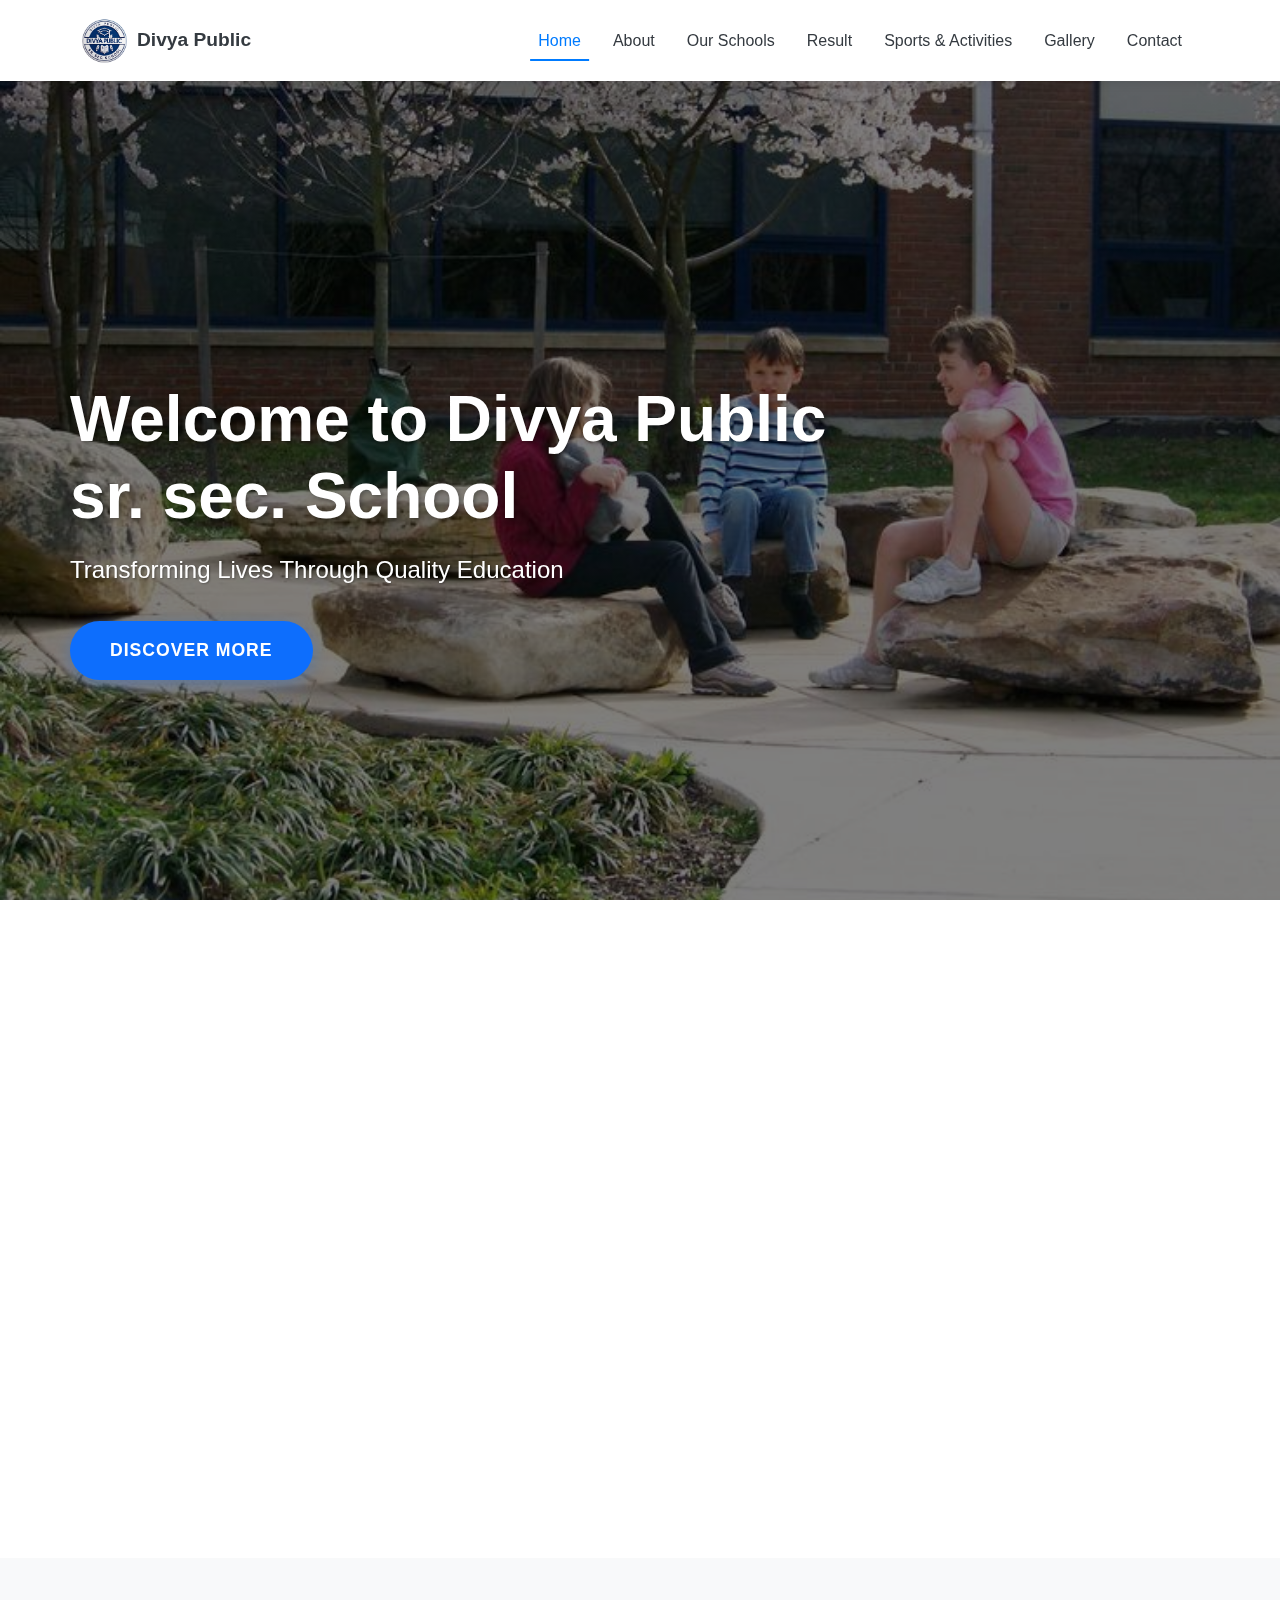
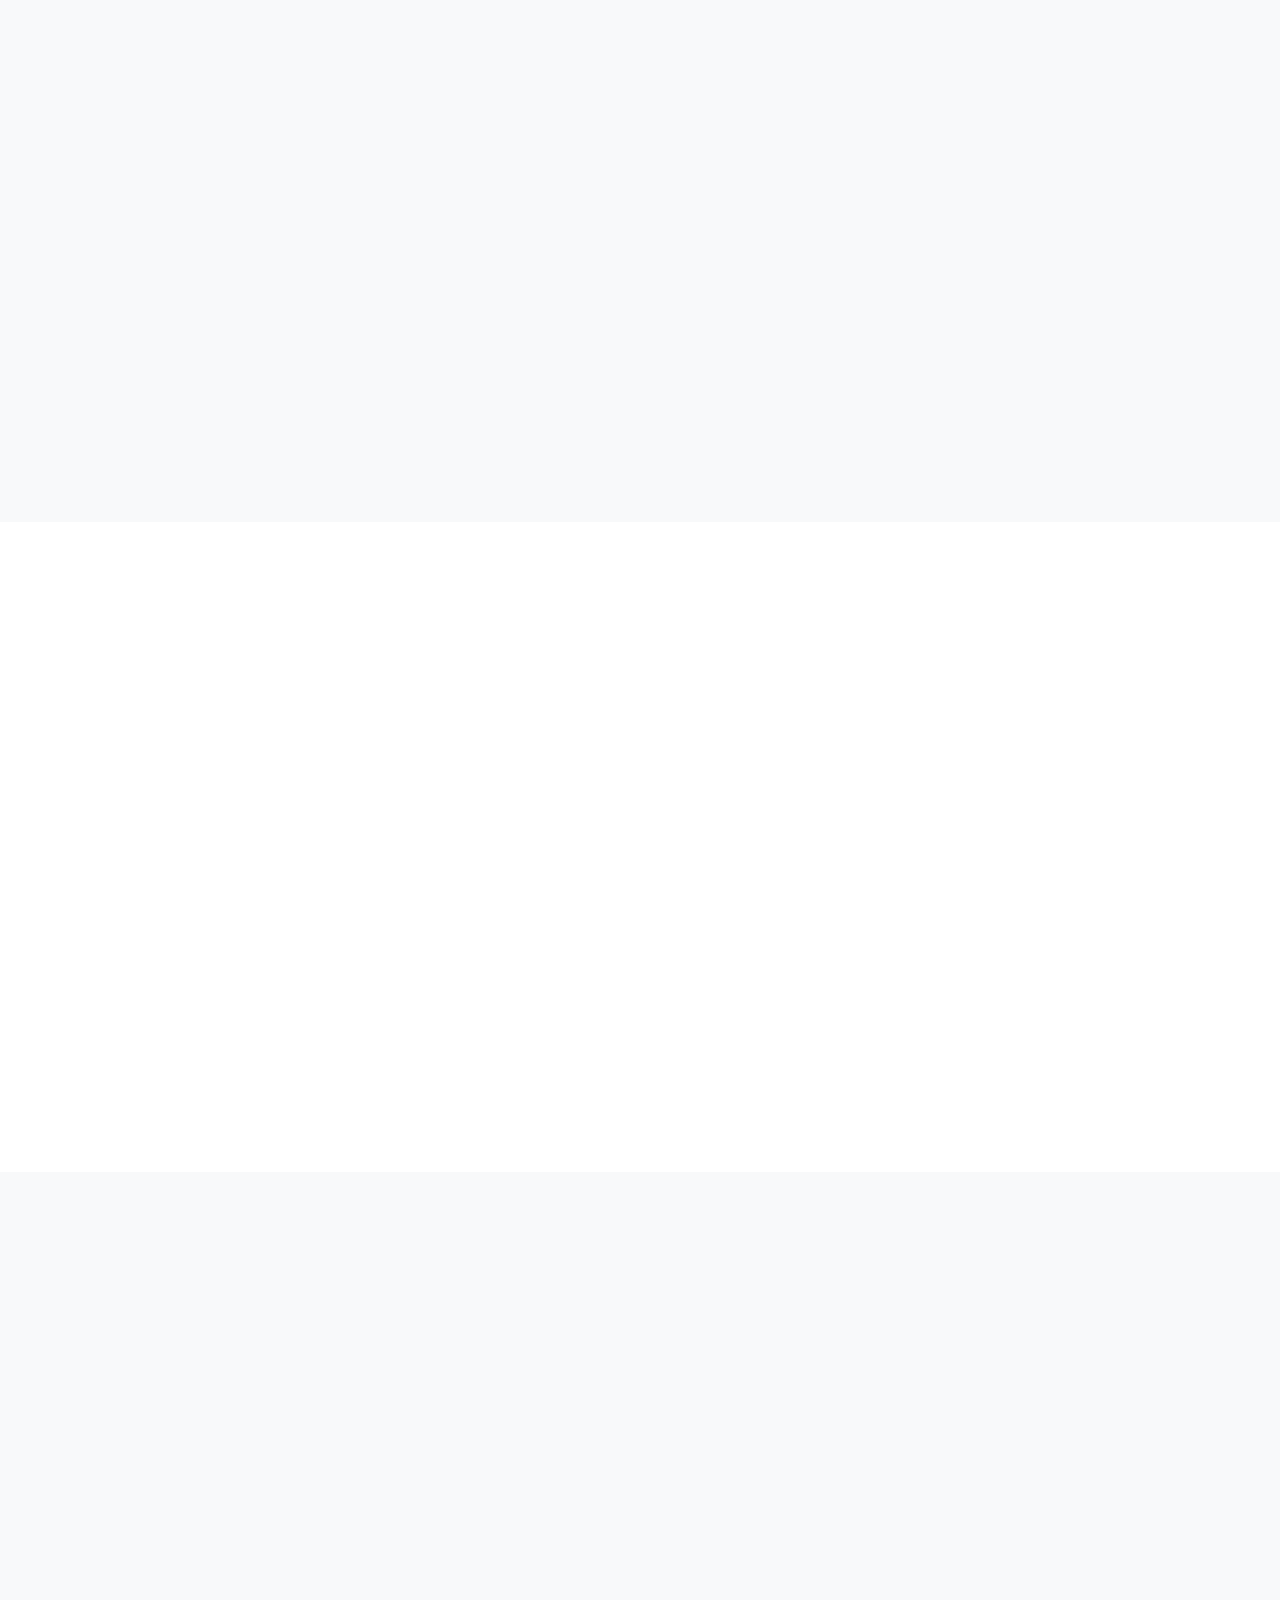
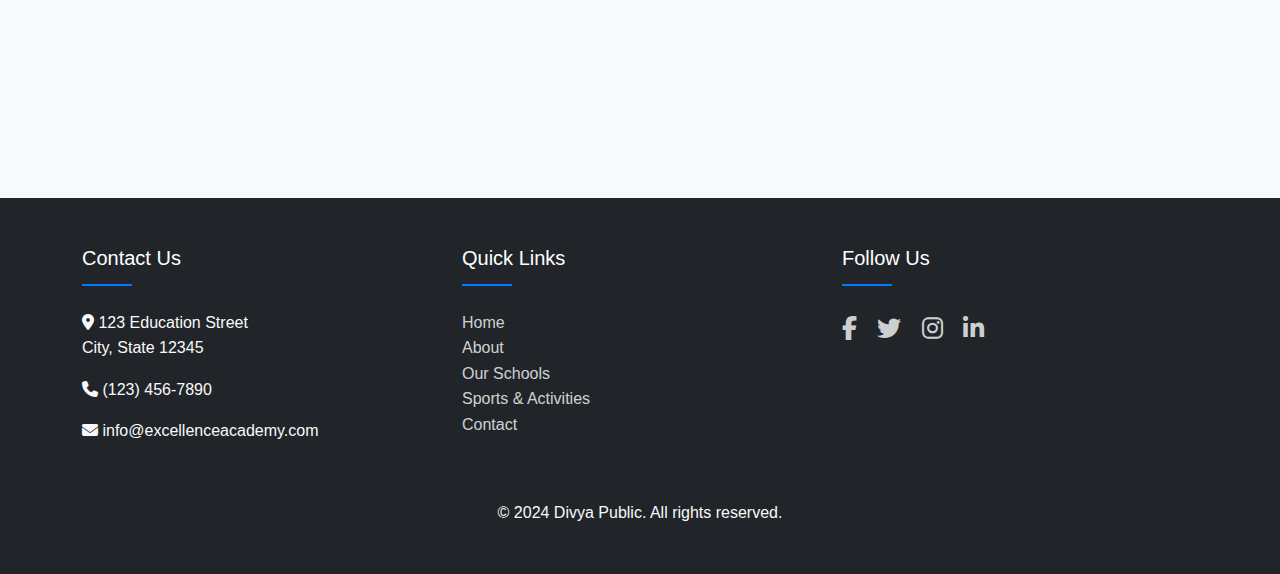
<file: index.html>
<!DOCTYPE html>
<html lang="en">
<head>
    <meta charset="UTF-8">
    <meta name="viewport" content="width=device-width, initial-scale=1.0">
    <title>Divya Public - Educational Excellence</title>
    
    <!-- Bootstrap CSS -->
    <link href="https://cdn.jsdelivr.net/npm/bootstrap@5.3.0/dist/css/bootstrap.min.css" rel="stylesheet">
    <!-- Font Awesome -->
    <link rel="stylesheet" href="https://cdnjs.cloudflare.com/ajax/libs/font-awesome/6.4.0/css/all.min.css">
    <!-- AOS CSS -->
    <link href="https://unpkg.com/aos@2.3.1/dist/aos.css" rel="stylesheet">
    <!-- Custom CSS -->
    <link rel="stylesheet" href="css/style.css">
    <link rel="stylesheet" href="css/responsive.css">
    <style>
    

        /* Hero Section Styles */
        .hero-section {
            background: linear-gradient(rgba(0, 0, 0, 0.5), rgba(0, 0, 0, 0.5)),
                        url('images/kids.jpeg');
            background-size: cover;
            background-position: center;
            background-attachment: fixed;
            min-height: 100vh;
            display: flex;
            align-items: center;
            position: relative;
        }
        .hero-content {
            color: white;
            text-align: left;
            padding: 2rem 0;
        }
        .hero-section h1 {
            font-size: 4rem;
            font-weight: 800;
            margin-bottom: 1rem;
            text-shadow: 2px 2px 4px rgba(0,0,0,0.3);
            line-height: 1.2;
        }
        .hero-section .lead {
            font-size: 1.5rem;
            margin-bottom: 2rem;
            text-shadow: 1px 1px 2px rgba(0,0,0,0.3);
            max-width: 600px;
        }
        .btn-hero {
            padding: 1rem 2.5rem;
            font-size: 1.1rem;
            font-weight: 600;
            text-transform: uppercase;
            letter-spacing: 1px;
            border-radius: 50px;
            background: #0d6efd;
            border: none;
            box-shadow: 0 4px 15px rgba(13, 110, 253, 0.3);
            transition: all 0.3s ease;
        }
        .btn-hero:hover {
            transform: translateY(-2px);
            box-shadow: 0 6px 20px rgba(13, 110, 253, 0.4);
            background: #0b5ed7;
        }
        @media (max-width: 991.98px) {
            .hero-section h1 {
                font-size: 3rem;
            }
            .hero-section .lead {
                font-size: 1.25rem;
            }
        }
        @media (max-width: 575.98px) {
            .hero-section h1 {
                font-size: 2.5rem;
            }
            .hero-section .lead {
                font-size: 1.1rem;
            }
            .btn-hero {
                padding: 0.75rem 2rem;
                font-size: 1rem;
            }
        }
    </style>
</head>
<body>
    <!-- Header Navigation -->
    <nav class="navbar navbar-expand-lg navbar-light fixed-top">
        <div class="container">
            <a class="navbar-brand" href="index.html">
                <img src="images/logo-divya.png" alt="Divya Public Logo" class="logo">
                <span>Divya Public</span>
            </a>
            <button class="navbar-toggler" type="button" data-bs-toggle="collapse" data-bs-target="#navbarNav" aria-controls="navbarNav" aria-expanded="false" aria-label="Toggle navigation">
                <span class="navbar-toggler-icon"></span>
            </button>
            <div class="collapse navbar-collapse" id="navbarNav">
                <ul class="navbar-nav ms-auto">
                    <li class="nav-item"><a class="nav-link active" href="index.html">Home</a></li>
                    <li class="nav-item"><a class="nav-link" href="about.html">About</a></li>
                    <li class="nav-item"><a class="nav-link" href="schools.html">Our Schools</a></li>
                    <li class="nav-item"><a class="nav-link" href="Result.html">Result</a></li>
                    <li class="nav-item"><a class="nav-link" href="sports.html">Sports & Activities</a></li>
                    <li class="nav-item"><a class="nav-link" href="gallery.html">Gallery</a></li>
                    <li class="nav-item"><a class="nav-link" href="contact.html">Contact</a></li>
                </ul>
            </div>
        </div>
    </nav>

    <!-- Hero Section -->
    <section class="hero-section">
        <div class="container">
            <div class="row min-vh-100 align-items-center">
                <div class="col-lg-8 hero-content" data-aos="fade-right">
                    <h1>Welcome to Divya Public sr. sec. School</h1>
                    <p class="lead">Transforming Lives Through Quality Education</p>
                    <a href="#learn-more" class="btn btn-primary btn-hero">Discover More</a>
                </div>
            </div>
        </div>
    </section>

    <!-- Transform Section -->
    <section id="learn-more" class="transform-section py-5">
        <div class="container">
            <div class="row">
                <div class="col-lg-8 mx-auto text-center" data-aos="fade-up">
                    <h2>We Transform Education</h2>
                    <p class="lead">At Divya Public, we believe in nurturing not just academic excellence, but developing well-rounded individuals ready for tomorrow's challenges.</p>
                </div>
            </div>
            <div class="row mt-5">
                <div class="col-lg-6" data-aos="fade-right">
                    <div class="ratio ratio-16x9 rounded overflow-hidden shadow">
                        <iframe src="https://www.youtube.com/embed/y8Yv4pnO7qc" title="Educational Video" allowfullscreen></iframe>
                    </div>
                </div>
                <div class="col-lg-6" data-aos="fade-left">
                    <h3 class="mb-4">Why Choose Divya Public?</h3>
                    <ul class="list-unstyled">
                        <li class="mb-3"><i class="fas fa-check-circle text-primary me-2"></i> State-of-the-art facilities</li>
                        <li class="mb-3"><i class="fas fa-check-circle text-primary me-2"></i> Experienced faculty</li>
                        <li class="mb-3"><i class="fas fa-check-circle text-primary me-2"></i> Comprehensive curriculum</li>
                        <li class="mb-3"><i class="fas fa-check-circle text-primary me-2"></i> Individual attention</li>
                    </ul>
                </div>
            </div>
        </div>
    </section>

    <!-- Features Section -->
    <section class="features-section py-5 bg-light">
        <div class="container">
            <div class="row">
                <div class="col-md-4" data-aos="fade-up">
                    <div class="feature-card text-center p-4">
                        <i class="fas fa-graduation-cap fa-3x mb-3 text-primary"></i>
                        <h3>Academic Excellence</h3>
                        <p>Our rigorous academic programs ensure students achieve their highest potential.</p>
                        <img src="images/aca.jpg" alt="Academic Excellence" class="img-fluid rounded mt-3">
                    </div>
                </div>
                <div class="col-md-4" data-aos="fade-up" data-aos-delay="100">
                    <div class="feature-card text-center p-4">
                        <i class="fas fa-globe fa-3x mb-3 text-primary"></i>
                        <h3>Global Perspective</h3>
                        <p>International programs and cultural exchange opportunities for global exposure.</p>
                        <img src="images/developing-a-global-perspective-in-atlanta-education.jpg" alt="Global Perspective" class="img-fluid rounded mt-3">
                    </div>
                </div>
                <div class="col-md-4" data-aos="fade-up" data-aos-delay="200">
                    <div class="feature-card text-center p-4">
                        <i class="fas fa-users fa-3x mb-3 text-primary"></i>
                        <h3>Community Focus</h3>
                        <p>Strong emphasis on community service and social responsibility.</p>
                        <img src="images/community.jpg" alt="Community Focus" class="img-fluid rounded mt-3">
                    </div>
                </div>
            </div>
        </div>
    </section>

    <!-- Schools Section -->
    <section class="schools-section py-5">
        <div class="container">
            <h2 class="text-center mb-5" data-aos="fade-up">Our Schools</h2>
            <div class="row">
                <div class="col-md-4 mb-4" data-aos="zoom-in">
                    <div class="card school-card">
                        <img src="images/primary.jpg" class="card-img-top" alt="Primary School">
                        <div class="card-body">
                            <h4>Primary School</h4>
                            <p>Building strong foundations for Lifelong</p>
                            <a href="schools.html" class="btn btn-outline-primary">Learn More</a>
                        </div>
                    </div>
                </div>
                <div class="col-md-4 mb-4" data-aos="zoom-in" data-aos-delay="100">
                    <div class="card school-card">
                        <img src="images/Middle-School-3-1024x684.jpg" class="card-img-top" alt="Middle School">
                        <div class="card-body">
                            <h4>Middle School</h4>
                            <p>Nurturing curiosity and critical thinking</p>
                            <a href="schools.html" class="btn btn-outline-primary">Learn More</a>
                        </div>
                    </div>
                </div>
                <div class="col-md-4 mb-4" data-aos="zoom-in" data-aos-delay="200">
                    <div class="card school-card">
                        <img src="images/high.jpg" class="card-img-top" alt="High School">
                        <div class="card-body">
                            <h4>High School</h4>
                            <p>Preparing leaders for tomorrow's challenges</p>
                            <a href="schools.html" class="btn btn-outline-primary">Learn More</a>
                        </div>
                    </div>
                </div>
            </div>
        </div>
    </section>

    <!-- Sports & Activities Preview -->
    <section class="sports-preview py-5 bg-light">
        <div class="container">
            <div class="row align-items-center">
                <div class="col-lg-6" data-aos="fade-right">
                    <h2>Sports & Activities</h2>
                    <p class="lead">Discover our comprehensive sports programs and extra-curricular activities.</p>
                    <div class="ratio ratio-16x9 rounded overflow-hidden shadow mb-4">
                        <iframe src="https://www.youtube.com/embed/dQw4w9WgXcQ" title="Sports Activities" allowfullscreen></iframe>
                    </div>
                    <a href="sports.html" class="btn btn-primary mar-25">Explore Activities</a>
                </div>
                <div class="col-lg-6" data-aos="fade-left">
                    <div class="row">
                        <div class="col-6 mb-4">
                            <img src="images/imgsp1.webp" alt="Basketball" class="img-fluid rounded shadow">
                        </div>
                        <div class="col-6 mb-4">
                            <img src="images/imgsp2.webp" alt="Music" class="img-fluid rounded shadow">
                        </div>
                        <div class="col-6">
                            <img src="images/imgsp3.webp" alt="Soccer" class="img-fluid rounded shadow">
                        </div>
                        <div class="col-6">
                            <img src="images/imgsp3.webp" alt="Dance" class="img-fluid rounded shadow">
                        </div>
                    </div>
                </div>
            </div>
        </div>
    </section>

    <!-- Footer -->
    <footer class="footer bg-dark text-light py-5">
        <div class="container">
            <div class="row">
                <div class="col-md-4 mb-4">
                    <h5>Contact Us</h5>
                    <address>
                        <p><i class="fas fa-map-marker-alt"></i> 123 Education Street<br>City, State 12345</p>
                        <p><i class="fas fa-phone"></i> (123) 456-7890</p>
                        <p><i class="fas fa-envelope"></i> info@excellenceacademy.com</p>
                    </address>
                </div>
                <div class="col-md-4 mb-4">
                    <h5>Quick Links</h5>
                    <ul class="list-unstyled">
                        <li><a href="index.html">Home</a></li>
                        <li><a href="about.html">About</a></li>
                        <li><a href="schools.html">Our Schools</a></li>
                        <li><a href="sports.html">Sports & Activities</a></li>
                        <li><a href="contact.html">Contact</a></li>
                    </ul>
                </div>
                <div class="col-md-4 mb-4">
                    <h5>Follow Us</h5>
                    <div class="social-links">
                        <a href="#" class="me-3"><i class="fab fa-facebook-f"></i></a>
                        <a href="#" class="me-3"><i class="fab fa-twitter"></i></a>
                        <a href="#" class="me-3"><i class="fab fa-instagram"></i></a>
                        <a href="#" class="me-3"><i class="fab fa-linkedin-in"></i></a>
                    </div>
                </div>
            </div>
            <div class="row mt-3">
                <div class="col-12 text-center">
                    <p class="mb-0">&copy; 2024 Divya Public. All rights reserved.</p>
                </div>
            </div>
        </div>
    </footer>

    <!-- Bootstrap JS -->
    <script src="https://cdn.jsdelivr.net/npm/bootstrap@5.3.0/dist/js/bootstrap.bundle.min.js"></script>
    <!-- AOS JS -->
    <script src="https://unpkg.com/aos@2.3.1/dist/aos.js"></script>
    <script>
        AOS.init({
            duration: 1000,
            once: true
        });
    </script>
</body>
</html>
</file>
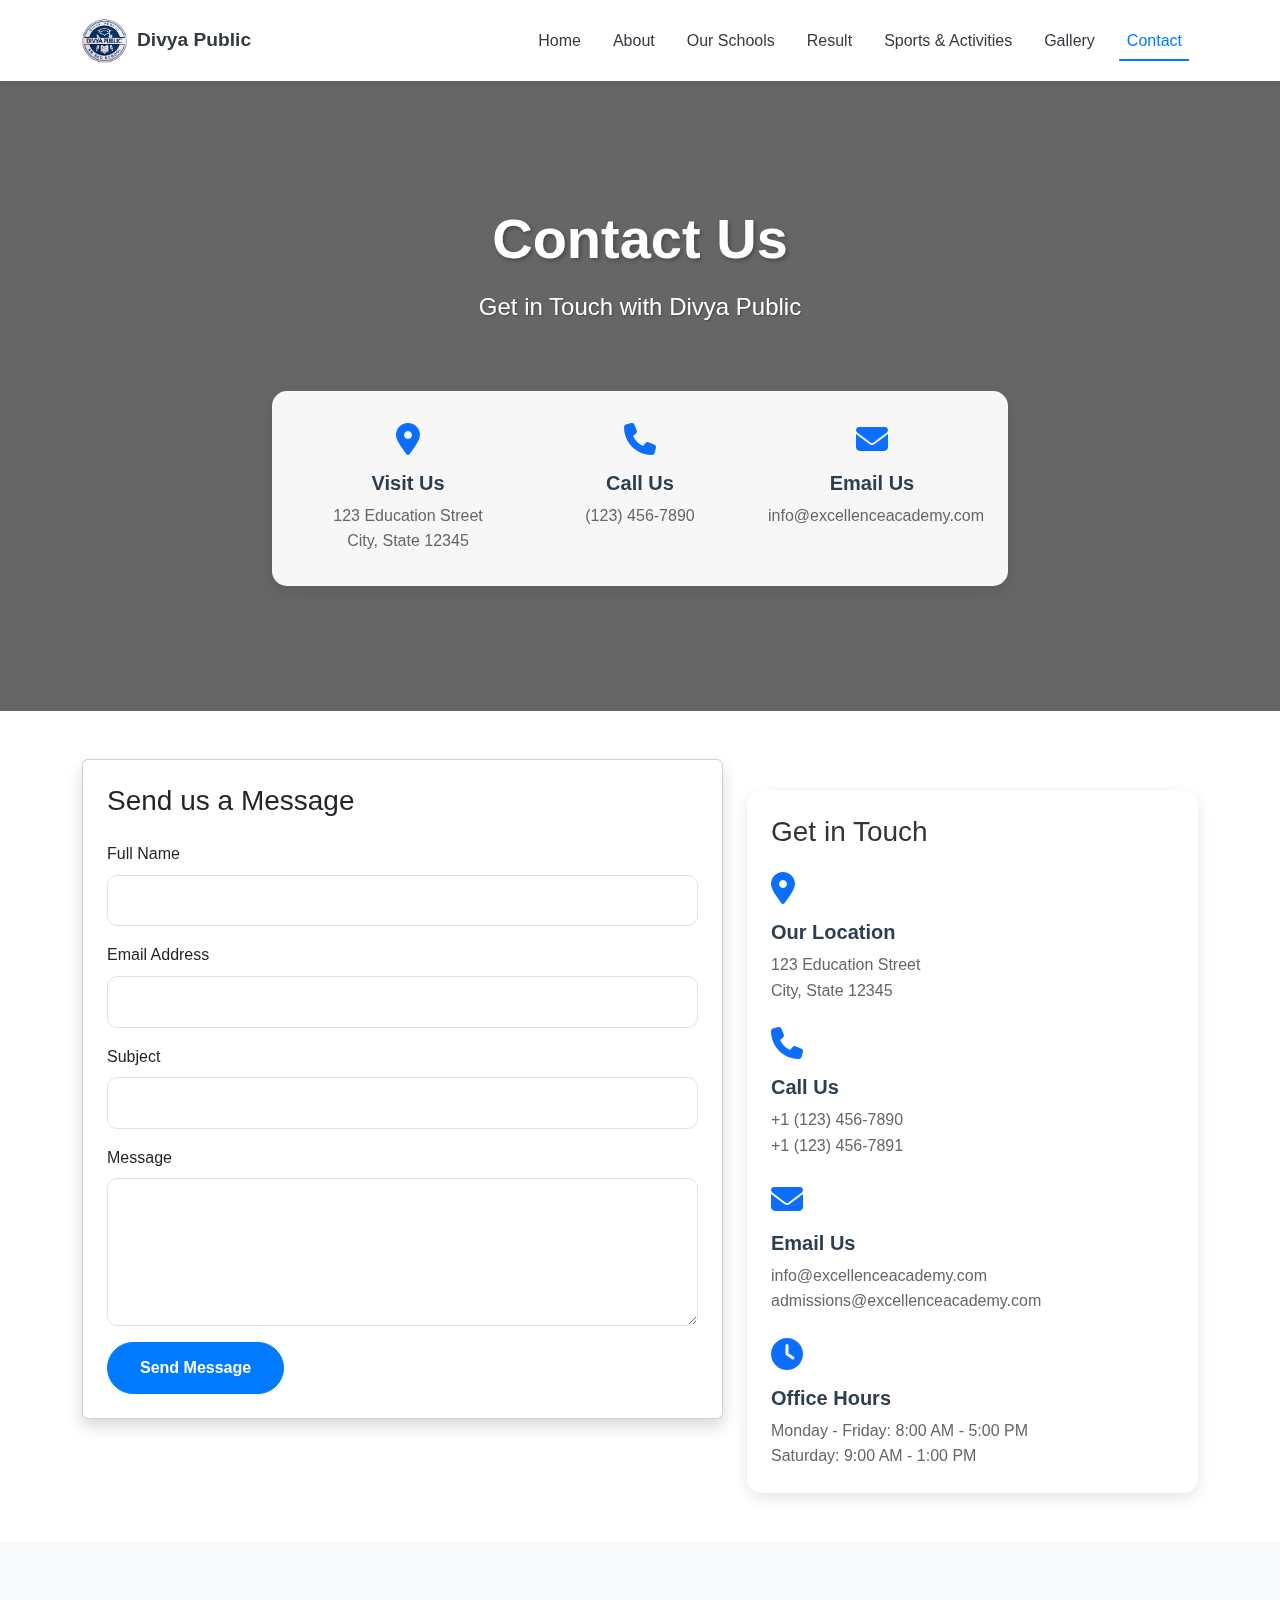
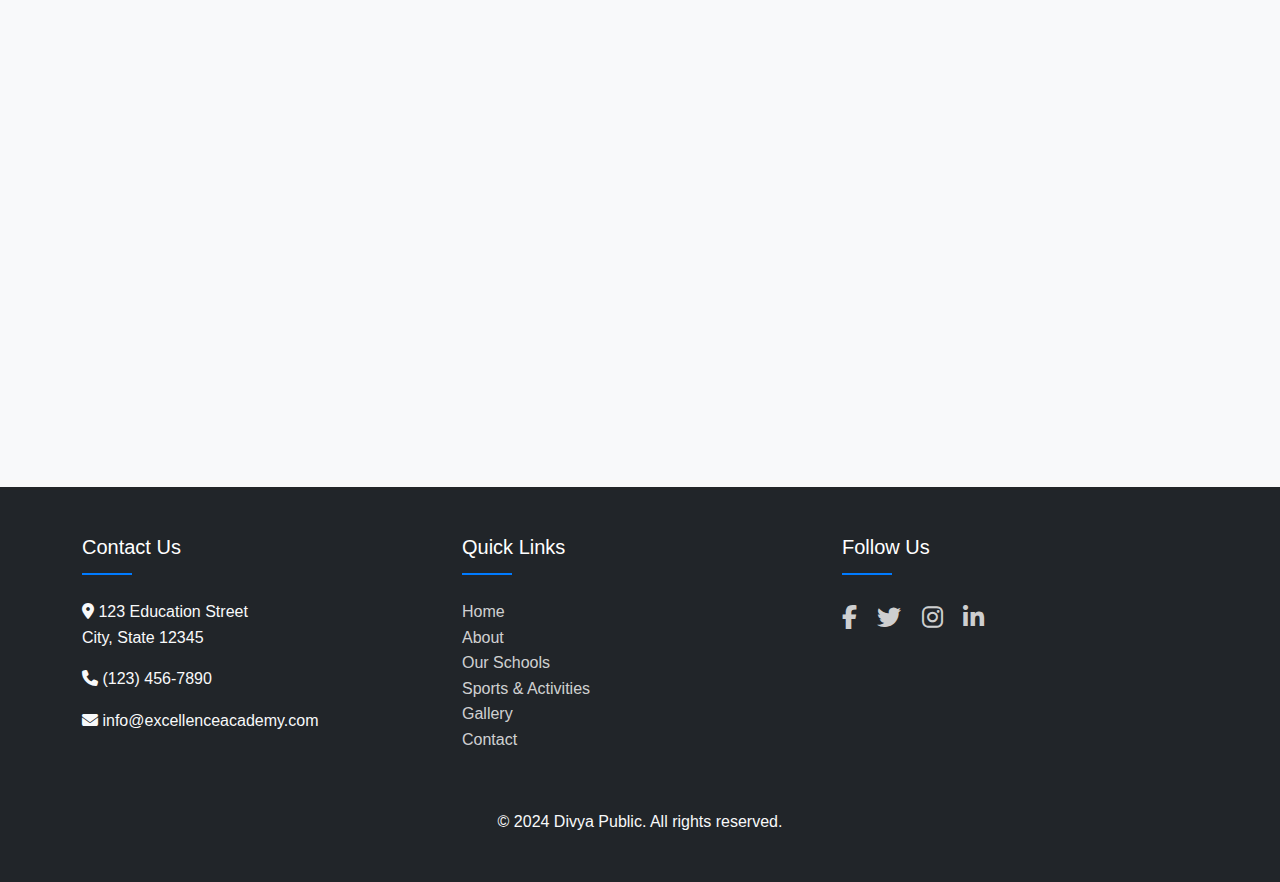
<file: contact.html>
<!DOCTYPE html>
<html lang="en">
<head>
    <meta charset="UTF-8">
    <meta name="viewport" content="width=device-width, initial-scale=1.0">
    <title>Contact Us - Divya Public</title>
    
    <!-- Bootstrap CSS -->
    <link href="https://cdn.jsdelivr.net/npm/bootstrap@5.3.0/dist/css/bootstrap.min.css" rel="stylesheet">
    <!-- Font Awesome -->
    <link rel="stylesheet" href="https://cdnjs.cloudflare.com/ajax/libs/font-awesome/6.4.0/css/all.min.css">
    <!-- AOS CSS -->
    <link href="https://unpkg.com/aos@2.3.1/dist/aos.css" rel="stylesheet">
    <!-- Custom CSS -->
    <link rel="stylesheet" href="css/style.css">
    <link rel="stylesheet" href="css/responsive.css">
    <style>
        

        /* Contact Page Styles */
        .hero-section {
            background: linear-gradient(rgba(0, 0, 0, 0.6), rgba(0, 0, 0, 0.6)),
                        url('https://img.freepik.com/free-photo/modern-office-building_1127-3137.jpg');
            background-size: cover;
            background-position: center;
            background-attachment: fixed;
            min-height: 70vh;
            display: flex;
            align-items: center;
            position: relative;
        }
        .hero-content {
            color: white;
            text-align: center;
            padding: 4rem 0;
        }
        .hero-section h1 {
            font-size: 3.5rem;
            font-weight: 700;
            margin-bottom: 1rem;
            text-shadow: 2px 2px 4px rgba(0,0,0,0.3);
        }
        .hero-section .lead {
            font-size: 1.5rem;
            margin-bottom: 2rem;
            text-shadow: 1px 1px 2px rgba(0,0,0,0.3);
        }
        .contact-info {
            background: rgba(255, 255, 255, 0.95);
            border-radius: 15px;
            padding: 2rem;
            margin-top: 2rem;
            box-shadow: 0 5px 15px rgba(0,0,0,0.1);
        }
        .contact-info i {
            color: #0d6efd;
            margin-bottom: 1rem;
        }
        .contact-info h5 {
            color: #2c3e50;
            margin-bottom: 0.5rem;
            font-weight: 600;
        }
        .contact-info p {
            color: #666;
            margin-bottom: 0;
        }
        @media (max-width: 991.98px) {
            .hero-section h1 {
                font-size: 2.5rem;
            }
            .hero-section .lead {
                font-size: 1.25rem;
            }
            .contact-info {
                margin-bottom: 1rem;
            }
        }
        @media (max-width: 575.98px) {
            .hero-section h1 {
                font-size: 2rem;
            }
            .hero-section .lead {
                font-size: 1.1rem;
            }
            .contact-info {
                padding: 1.5rem;
            }
        }
    </style>
</head>
<body>
    <!-- Header Navigation -->
    <nav class="navbar navbar-expand-lg navbar-light fixed-top">
        <div class="container">
            <a class="navbar-brand" href="index.html">
                <img src="images/logo-divya.png" alt="Divya Public Logo" class="logo">
                <span>Divya Public</span>
            </a>
            <button class="navbar-toggler" type="button" data-bs-toggle="collapse" data-bs-target="#navbarNav" aria-controls="navbarNav" aria-expanded="false" aria-label="Toggle navigation">
                <span class="navbar-toggler-icon"></span>
            </button>
            <div class="collapse navbar-collapse" id="navbarNav">
                <ul class="navbar-nav ms-auto">
                    <li class="nav-item"><a class="nav-link" href="index.html">Home</a></li>
                    <li class="nav-item"><a class="nav-link" href="about.html">About</a></li>
                    <li class="nav-item"><a class="nav-link" href="schools.html">Our Schools</a></li>
                    <li class="nav-item"><a class="nav-link" href="Result.html">Result</a></li>
                    <li class="nav-item"><a class="nav-link" href="sports.html">Sports & Activities</a></li>
                    <li class="nav-item"><a class="nav-link" href="gallery.html">Gallery</a></li>
                    <li class="nav-item"><a class="nav-link active" href="contact.html">Contact</a></li>
                </ul>
            </div>
        </div>
    </nav>

    <!-- Hero Section -->
    <section class="hero-section">
        <div class="container">
            <div class="hero-content" data-aos="fade-up">
                <h1>Contact Us</h1>
                <p class="lead">Get in Touch with Divya Public</p>
                <div class="row justify-content-center">
                    <div class="col-md-8">
                        <div class="contact-info">
                            <div class="row text-dark">
                                <div class="col-md-4 mb-3 mb-md-0">
                                    <i class="fas fa-map-marker-alt fa-2x mb-3 text-primary"></i>
                                    <h5>Visit Us</h5>
                                    <p>123 Education Street<br>City, State 12345</p>
                                </div>
                                <div class="col-md-4 mb-3 mb-md-0">
                                    <i class="fas fa-phone fa-2x mb-3 text-primary"></i>
                                    <h5>Call Us</h5>
                                    <p>(123) 456-7890</p>
                                </div>
                                <div class="col-md-4">
                                    <i class="fas fa-envelope fa-2x mb-3 text-primary"></i>
                                    <h5>Email Us</h5>
                                    <p>info@excellenceacademy.com</p>
                                </div>
                            </div>
                        </div>
                    </div>
                </div>
            </div>
        </div>
    </section>

    <!-- Contact Section -->
    <section class="contact-section py-5">
        <div class="container">
            <div class="row">
                <!-- Contact Form -->
                <div class="col-lg-7 mb-4" data-aos="fade-right">
                    <div class="card shadow">
                        <div class="card-body p-4">
                            <h3 class="mb-4">Send us a Message</h3>
                            <form id="contactForm">
                                <div class="mb-3">
                                    <label for="name" class="form-label">Full Name</label>
                                    <input type="text" class="form-control" id="name" required>
                                </div>
                                <div class="mb-3">
                                    <label for="email" class="form-label">Email Address</label>
                                    <input type="email" class="form-control" id="email" required>
                                </div>
                                <div class="mb-3">
                                    <label for="subject" class="form-label">Subject</label>
                                    <input type="text" class="form-control" id="subject" required>
                                </div>
                                <div class="mb-3">
                                    <label for="message" class="form-label">Message</label>
                                    <textarea class="form-control" id="message" rows="5" required></textarea>
                                </div>
                                <button type="submit" class="btn btn-primary">Send Message</button>
                            </form>
                        </div>
                    </div>
                </div>

                <!-- Contact Information -->
                <div class="col-lg-5" data-aos="fade-left">
                    <div class="contact-info p-4">
                        <h3 class="mb-4">Get in Touch</h3>
                        <div class="info-item mb-4">
                            <i class="fas fa-map-marker-alt fa-2x mb-3 text-primary"></i>
                            <h5>Our Location</h5>
                            <p>123 Education Street<br>City, State 12345</p>
                        </div>
                        <div class="info-item mb-4">
                            <i class="fas fa-phone fa-2x mb-3 text-primary"></i>
                            <h5>Call Us</h5>
                            <p>+1 (123) 456-7890<br>+1 (123) 456-7891</p>
                        </div>
                        <div class="info-item mb-4">
                            <i class="fas fa-envelope fa-2x mb-3 text-primary"></i>
                            <h5>Email Us</h5>
                            <p>info@excellenceacademy.com<br>admissions@excellenceacademy.com</p>
                        </div>
                        <div class="info-item">
                            <i class="fas fa-clock fa-2x mb-3 text-primary"></i>
                            <h5>Office Hours</h5>
                            <p>Monday - Friday: 8:00 AM - 5:00 PM<br>Saturday: 9:00 AM - 1:00 PM</p>
                        </div>
                    </div>
                </div>
            </div>
        </div>
    </section>

    <!-- Map Section -->
    <section class="map-section py-5 bg-light">
        <div class="container">
            <div class="row">
                <div class="col-12" data-aos="zoom-in">
                    <div class="map-container">
                        <iframe src="https://www.google.com/maps/embed?pb=!1m18!1m12!1m3!1d3022.1!2d-73.9!3d40.7!2m3!1f0!2f0!3f0!3m2!1i1024!2i768!4f13.1!3m3!1m2!1s0x0%3A0x0!2zM40zMCcwMC4wIk4gNzPCsDU0JzAwLjAiVw!5e0!3m2!1sen!2sus!4v1234567890" width="100%" height="450" style="border:0;" allowfullscreen="" loading="lazy"></iframe>
                    </div>
                </div>
            </div>
        </div>
    </section>

    <!-- Footer -->
    <footer class="footer bg-dark text-light py-5">
        <div class="container">
            <div class="row">
                <div class="col-md-4 mb-4">
                    <h5>Contact Us</h5>
                    <address>
                        <p><i class="fas fa-map-marker-alt"></i> 123 Education Street<br>City, State 12345</p>
                        <p><i class="fas fa-phone"></i> (123) 456-7890</p>
                        <p><i class="fas fa-envelope"></i> info@excellenceacademy.com</p>
                    </address>
                </div>
                <div class="col-md-4 mb-4">
                    <h5>Quick Links</h5>
                    <ul class="list-unstyled">
                        <li><a href="index.html">Home</a></li>
                        <li><a href="about.html">About</a></li>
                        <li><a href="schools.html">Our Schools</a></li>
                        <li><a href="sports.html">Sports & Activities</a></li>
                        <li><a href="gallery.html">Gallery</a></li>
                        <li><a href="contact.html">Contact</a></li>
                    </ul>
                </div>
                <div class="col-md-4 mb-4">
                    <h5>Follow Us</h5>
                    <div class="social-links">
                        <a href="#" class="me-3"><i class="fab fa-facebook-f"></i></a>
                        <a href="#" class="me-3"><i class="fab fa-twitter"></i></a>
                        <a href="#" class="me-3"><i class="fab fa-instagram"></i></a>
                        <a href="#" class="me-3"><i class="fab fa-linkedin-in"></i></a>
                    </div>
                </div>
            </div>
            <div class="row mt-3">
                <div class="col-12 text-center">
                    <p class="mb-0">&copy; 2024 Divya Public. All rights reserved.</p>
                </div>
            </div>
        </div>
    </footer>

    <!-- Bootstrap JS -->
    <script src="https://cdn.jsdelivr.net/npm/bootstrap@5.3.0/dist/js/bootstrap.bundle.min.js"></script>
    <!-- AOS JS -->
    <script src="https://unpkg.com/aos@2.3.1/dist/aos.js"></script>
    <script>
        AOS.init({
            duration: 1000,
            once: true
        });
    </script>
</body>
</html>
</file>
<file: css/style.css>
/* Main Styles */
:root {
    --primary-color: #007bff;
    --secondary-color: #6c757d;
    --accent-color: #ffc107;
    --dark-color: #343a40;
    --light-color: #f8f9fa;
}

/* General Styles */
html {
    scroll-behavior: smooth;
}

body {
    font-family: 'Arial', sans-serif;
    line-height: 1.6;
    color: #333;
    overflow-x: hidden;
}

/* Parallax Sections */
.parallax-section {
    position: relative;
    background-attachment: fixed;
    background-position: center;
    background-repeat: no-repeat;
    background-size: cover;
    min-height: 400px;
    display: flex;
    align-items: center;
    justify-content: center;
}

.parallax-content {
    background: rgba(255, 255, 255, 0.9);
    padding: 2rem;
    border-radius: 10px;
    box-shadow: 0 4px 15px rgba(0,0,0,0.1);
    max-width: 800px;
    margin: 0 auto;
}

/* Navigation */
.navbar {
    padding: 0.8rem 0;
    transition: all 0.3s ease;
    background: rgba(255, 255, 255, 0.98) !important;
    box-shadow: 0 2px 10px rgba(0,0,0,0.1);
    position: sticky;
    top: 0;
    width: 100%;
    z-index: 9999;
    will-change: transform;
    -webkit-transform: translateZ(0);
    transform: translateZ(0);
}

.navbar-brand {
    display: flex;
    align-items: center;
    gap: 10px;
}

.navbar-brand img {
    height: 45px;
    width: auto;
    transition: all 0.3s ease;
}

.navbar-brand span {
    font-size: 1.2rem;
    font-weight: 700;
    color: var(--dark-color);
    font-family: 'Poppins', sans-serif;
}

.nav-link {
    color: var(--dark-color) !important;
    font-weight: 500;
    padding: 0.5rem 1rem !important;
    transition: all 0.3s ease;
    position: relative;
}

.nav-link:hover, .nav-link.active {
    color: var(--primary-color) !important;
}

.nav-link::after {
    content: '';
    position: absolute;
    bottom: 0;
    left: 50%;
    transform: translateX(-50%);
    width: 0;
    height: 2px;
    background: var(--primary-color);
    transition: all 0.3s ease;
}

.nav-link:hover::after,
.nav-link.active::after {
    width: 80%;
}

@media (max-width: 991.98px) {
    .navbar-brand img {
        height: 40px;
    }
    .navbar-nav {
        padding: 1rem 0;
        background: white;
    }
    .nav-item {
        padding: 0.5rem 0;
        text-align: center;
    }
    .nav-link::after {
        display: none;
    }
}

/* Hero Section */
.hero-section {
    position: relative;
    min-height: 100vh;
    background: linear-gradient(rgba(0,0,0,0.5), rgba(0,0,0,0.5)), url('../images/hero-bg.jpg');
    background-size: cover;
    background-position: center;
    color: white;
    display: flex;
    align-items: center;
}

.hero-content {
    padding: 2rem;
    /* background: rgba(0,0,0,0.6); */
    border-radius: 15px;
}

.hero-section h1 {
    font-weight: 700;
    margin-bottom: 1rem;
    font-size: 3.5rem;
    text-shadow: 2px 2px 4px rgba(0,0,0,0.3);
}

.hero-section .lead {
    font-size: 1.5rem;
    margin-bottom: 2rem;
}

/* Video Section */
.video-section {
    position: relative;
    padding: 5rem 0;
    background: var(--light-color);
}

.video-container {
    position: relative;
    padding-bottom: 56.25%;
    height: 0;
    overflow: hidden;
    border-radius: 10px;
    box-shadow: 0 4px 15px rgba(0,0,0,0.1);
}

.video-container iframe {
    position: absolute;
    top: 0;
    left: 0;
    width: 100%;
    height: 100%;
    border: none;
}

/* Feature Cards */
.feature-card {
    background: white;
    border-radius: 10px;
    box-shadow: 0 4px 15px rgba(0,0,0,0.1);
    transition: all 0.3s ease;
    padding: 2rem;
    height: 100%;
}

.feature-card:hover {
    transform: translateY(-10px);
    box-shadow: 0 8px 25px rgba(0,0,0,0.15);
}

.feature-card i {
    color: var(--primary-color);
    margin-bottom: 1.5rem;
}

/* School Cards */
.school-card {
    border: none;
    border-radius: 15px;
    overflow: hidden;
    box-shadow: 0 4px 15px rgba(0,0,0,0.1);
    transition: all 0.3s ease;
    margin-bottom: 2rem;
}

.school-card:hover {
    transform: translateY(-10px);
    box-shadow: 0 8px 25px rgba(0,0,0,0.15);
}

.school-card img {
    height: 250px;
    object-fit: cover;
    transition: all 0.3s ease;
}

.school-card:hover img {
    transform: scale(1.1);
}

/* Testimonials */
.testimonials-section {
    background: linear-gradient(rgba(0,0,0,0.7), rgba(0,0,0,0.7)), url('../images/campus.jpg');
    background-attachment: fixed;
    background-position: center;
    background-size: cover;
    color: white;
    padding: 5rem 0;
}

.testimonial-card {
    background: rgba(255, 255, 255, 0.1);
    backdrop-filter: blur(10px);
    border-radius: 15px;
    padding: 2rem;
    margin-bottom: 2rem;
    transition: all 0.3s ease;
}

.testimonial-card:hover {
    transform: translateY(-5px);
    background: rgba(255, 255, 255, 0.2);
}

.testimonial-text {
    font-style: italic;
    margin-bottom: 1rem;
    font-size: 1.1rem;
}

.testimonial-author {
    font-weight: bold;
    color: var(--accent-color);
}

/* Team Cards */
.team-card {
    text-align: center;
    padding: 2rem;
    background: white;
    border-radius: 15px;
    box-shadow: 0 4px 15px rgba(0,0,0,0.1);
    transition: all 0.3s ease;
}

.team-card:hover {
    transform: translateY(-10px);
    box-shadow: 0 8px 25px rgba(0,0,0,0.15);
}

.team-card img {
    width: 150px;
    height: 150px;
    object-fit: cover;
    border: 5px solid var(--primary-color);
}

/* Achievement Cards */
.achievement-card {
    padding: 2rem;
    background: white;
    border-radius: 15px;
    box-shadow: 0 4px 15px rgba(0,0,0,0.1);
    transition: all 0.3s ease;
}

.achievement-card:hover {
    transform: translateY(-10px);
    box-shadow: 0 8px 25px rgba(0,0,0,0.15);
}

.achievement-card i {
    color: var(--primary-color);
}

.achievement-card h3 {
    font-size: 2.5rem;
    font-weight: bold;
    margin: 1rem 0;
    color: var(--primary-color);
}

/* Contact Cards */
.contact-card {
    text-align: center;
    padding: 2rem;
    background: white;
    border-radius: 15px;
    box-shadow: 0 4px 15px rgba(0,0,0,0.1);
    transition: all 0.3s ease;
    height: 100%;
}

.contact-card:hover {
    transform: translateY(-10px);
    box-shadow: 0 8px 25px rgba(0,0,0,0.15);
}

.contact-card i {
    color: var(--primary-color);
}

/* Map Container */
.map-container {
    position: relative;
    width: 100%;
    height: 450px;
    overflow: hidden;
}

.map-container iframe {
    width: 100%;
    height: 100%;
    border: none;
}

/* Process Cards */
.process-card {
    text-align: center;
    padding: 2rem;
    background: white;
    border-radius: 15px;
    box-shadow: 0 4px 15px rgba(0,0,0,0.1);
    transition: all 0.3s ease;
    position: relative;
}

.process-card:hover {
    transform: translateY(-10px);
    box-shadow: 0 8px 25px rgba(0,0,0,0.15);
}

.process-number {
    width: 40px;
    height: 40px;
    background: var(--primary-color);
    color: white;
    border-radius: 50%;
    display: flex;
    align-items: center;
    justify-content: center;
    font-weight: bold;
    margin: 0 auto 1rem;
}

/* Program Cards */
.program-card {
    text-align: center;
    padding: 2rem;
    background: rgba(255, 255, 255, 0.9);
    border-radius: 15px;
    box-shadow: 0 4px 15px rgba(0,0,0,0.1);
    transition: all 0.3s ease;
    margin-bottom: 1rem;
}

.program-card:hover {
    transform: translateY(-10px);
    box-shadow: 0 8px 25px rgba(0,0,0,0.15);
}

.program-card i {
    color: var(--primary-color);
}

/* Accordion Styling */
.accordion-item {
    border: none;
    margin-bottom: 1rem;
    border-radius: 10px !important;
    overflow: hidden;
}

.accordion-button {
    background-color: white;
    border: none;
    box-shadow: none;
    font-weight: 600;
    padding: 1.5rem;
}

.accordion-button:not(.collapsed) {
    color: var(--primary-color);
    background-color: rgba(0,123,255,0.1);
}

.accordion-button:focus {
    box-shadow: none;
    border-color: rgba(0,123,255,0.1);
}

.accordion-body {
    padding: 1.5rem;
    background-color: white;
}

/* Form Styling */
.form-control {
    padding: 0.8rem;
    border-radius: 10px;
    border: 1px solid #dee2e6;
}

.form-control:focus {
    box-shadow: none;
    border-color: var(--primary-color);
}

.form-label {
    font-weight: 500;
    margin-bottom: 0.5rem;
}

/* Contact Form Wrapper */
.contact-form-wrapper {
    border-radius: 15px;
}

/* Hero Section Modifications */
.hero-section {
    min-height: 60vh;
}

.hero-section.inner-page {
    min-height: 40vh;
}

/* Footer */
.footer {
    background-color: var(--dark-color);
    padding: 5rem 0 2rem;
}

.footer h5 {
    color: white;
    margin-bottom: 1.5rem;
    position: relative;
    padding-bottom: 1rem;
}

.footer h5::after {
    content: '';
    position: absolute;
    bottom: 0;
    left: 0;
    width: 50px;
    height: 2px;
    background: var(--primary-color);
}

.footer a {
    color: rgba(255,255,255,0.8);
    text-decoration: none;
    transition: all 0.3s ease;
}

.footer a:hover {
    color: white;
    padding-left: 5px;
}

.social-links {
    margin-top: 1rem;
}

.social-links a {
    font-size: 1.5rem;
    margin-right: 1rem;
    transition: all 0.3s ease;
}

.social-links a:hover {
    color: var(--primary-color);
    transform: translateY(-3px);
}

/* Buttons */
.btn {
    padding: 0.8rem 2rem;
    border-radius: 30px;
    font-weight: 600;
    transition: all 0.3s ease;
}
.mar-25{
    margin:0px 0px 20px 0px ;
}

.btn-primary {
    background-color: var(--primary-color);
    border-color: var(--primary-color);
}

.btn-primary:hover {
    background-color: darken(var(--primary-color), 10%);
    border-color: darken(var(--primary-color), 10%);
    transform: translateY(-2px);
    color: #333;
    box-shadow: 0 4px 15px rgba(0,123,255,0.3);
}

/* Animation Classes */
[data-aos] {
    opacity: 0;
    transition-duration: 1000ms;
    transition-timing-function: ease-in-out;
}

[data-aos="fade-up"] {
    transform: translateY(50px);
}

[data-aos="fade-down"] {
    transform: translateY(-50px);
}

[data-aos="fade-right"] {
    transform: translateX(-50px);
}

[data-aos="fade-left"] {
    transform: translateX(50px);
}

[data-aos="zoom-in"] {
    transform: scale(0.9);
}

[data-aos].aos-animate {
    opacity: 1;
    transform: translate(0) scale(1);
}

/* Hover Animations */
.hover-rotate {
    transition: transform 0.3s ease;
}

.hover-rotate:hover {
    transform: rotate(5deg);
}

/* Reveal Animation */
.reveal {
    position: relative;
    opacity: 0;
    transition: all 1s ease;
}

.reveal.active {
    opacity: 1;
}

.reveal.fade-bottom {
    transform: translateY(50px);
}

.reveal.fade-bottom.active {
    transform: translateY(0);
}

.reveal.fade-left {
    transform: translateX(-50px);
}

.reveal.fade-left.active {
    transform: translateX(0);
}

.reveal.fade-right {
    transform: translateX(50px);
}

.reveal.fade-right.active {
    transform: translateX(0);
}

/* Card Hover Effects */
.feature-card,
.school-card,
.team-card,
.testimonial-card {
    transition: all 0.3s cubic-bezier(0.4, 0, 0.2, 1);
}

.feature-card:hover,
.school-card:hover,
.team-card:hover,
.testimonial-card:hover {
    transform: translateY(-10px) scale(1.02);
    box-shadow: 0 20px 30px rgba(0, 0, 0, 0.1);
}

/* Smooth Transitions */
.navbar,
.nav-link,
.btn,
.form-control,
img,
.social-links a {
    transition: all 0.3s ease;
}

/* Loading Animation */
.loading {
    position: relative;
    overflow: hidden;
}

.loading::after {
    content: '';
    position: absolute;
    top: 0;
    left: 0;
    width: 100%;
    height: 100%;
    background: linear-gradient(90deg, transparent, rgba(255,255,255,0.2), transparent);
    animation: loading 1.5s infinite;
}

@keyframes loading {
    0% {
        transform: translateX(-100%);
    }
    100% {
        transform: translateX(100%);
    }
}
</file>
<file: css/responsive.css>
/* Responsive Styles */

/* Large devices (desktops, less than 1200px) */
@media (max-width: 1199.98px) {
    .hero-section h1 {
        font-size: 2.5rem;
    }
}

/* Medium devices (tablets, less than 992px) */
@media (max-width: 991.98px) {
    .hero-section {
        text-align: center;
        padding-top: 100px;
    }
    
    .hero-section img {
        margin-top: 2rem;
    }
    
    .feature-card {
        margin-bottom: 2rem;
    }
}

/* Small devices (landscape phones, less than 768px) */
@media (max-width: 767.98px) {
    .navbar-brand img.logo {
        height: 40px;
    }
    
    .hero-section h1 {
        font-size: 2rem;
    }
    
    .hero-section .lead {
        font-size: 1.1rem;
    }
    
    .school-card {
        margin-bottom: 2rem;
    }
}

/* Extra small devices (portrait phones, less than 576px) */
@media (max-width: 575.98px) {
    .container {
        padding-left: 20px;
        padding-right: 20px;
    }
    
    .hero-section {
        padding-top: 80px;
    }
    
    .social-links a {
        font-size: 1.2rem;
        margin-right: 0.75rem;
    }
}
</file>
